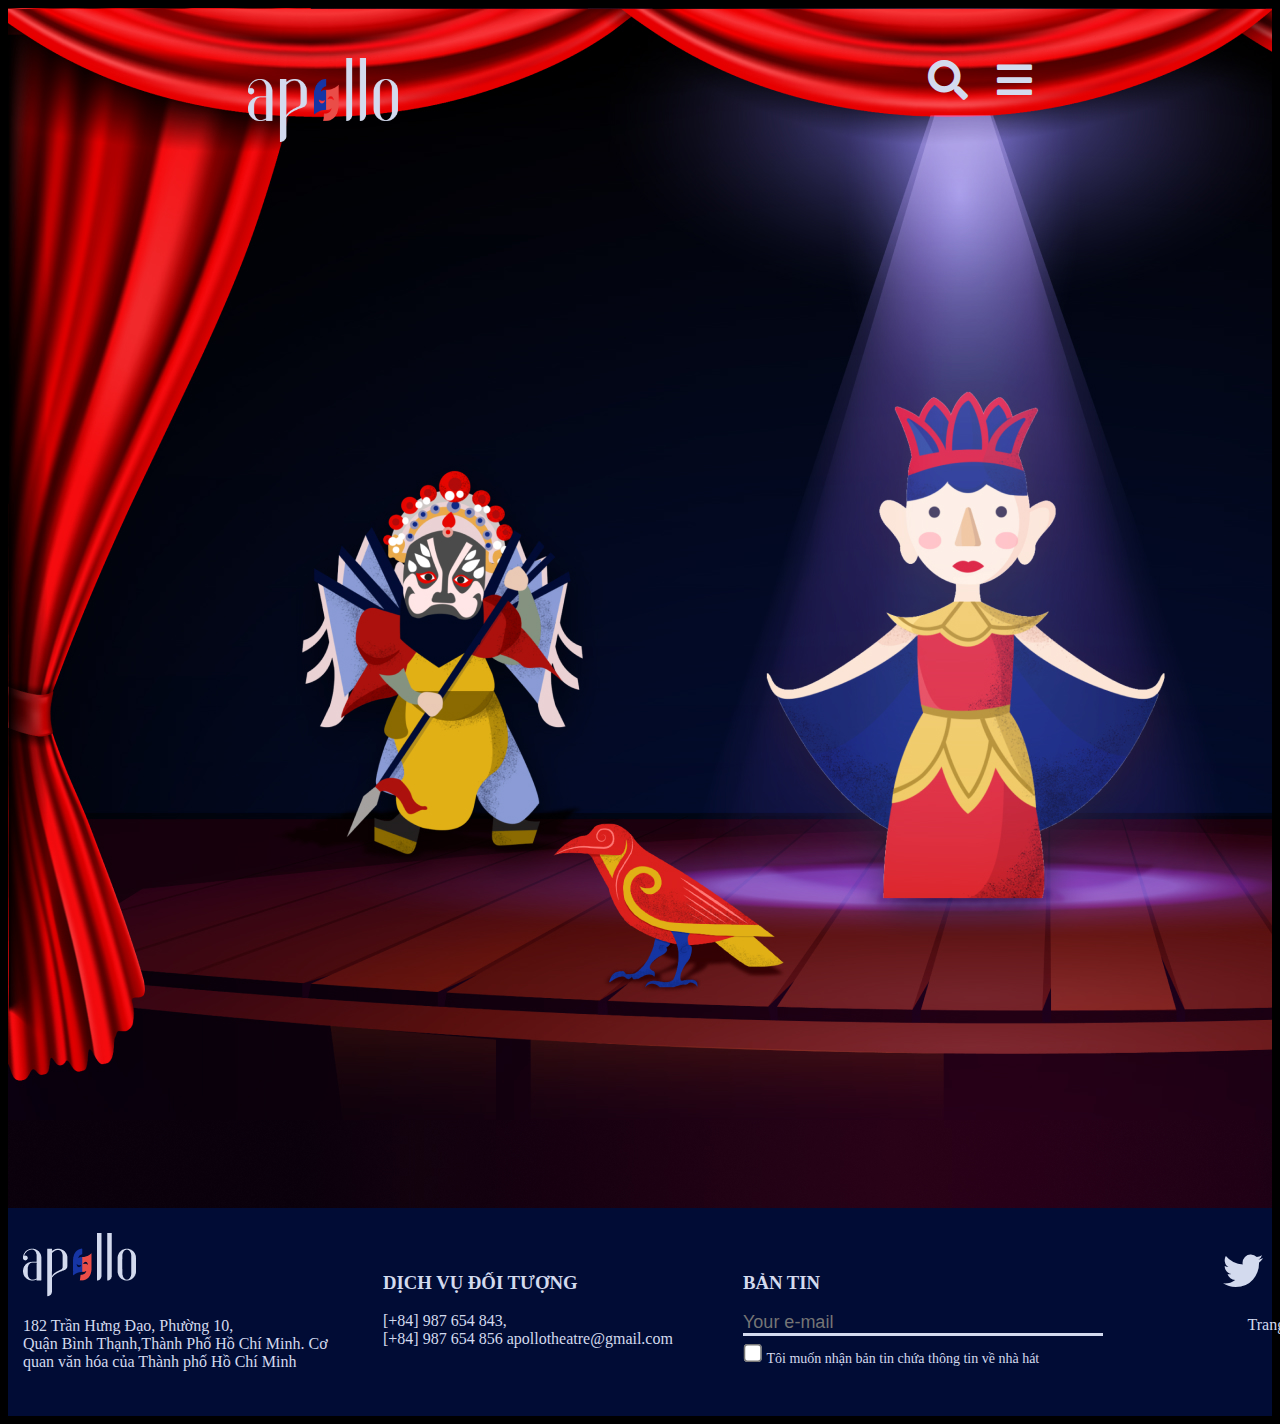
<file: index.html>
<!DOCTYPE html>
<html><!-- InstanceBegin template="/Templates/noidung.dwt" codeOutsideHTMLIsLocked="false" -->
<head>
<meta name="viewport" content="width=device-width, initial-scale=1" charset="UTF-8">
<!-- InstanceBeginEditable name="doctitle" -->
<title>apolotheater</title>
<!-- InstanceEndEditable -->
<link rel="stylesheet" href="css/mainstyle.css" type="text/css">
<link rel="stylesheet" href="css/thu%20vien%20luoi.css" type="text/css">
<link rel="stylesheet" href="css/hover.css" type="text/css">
<link rel="stylesheet" href="css/all.min.css" type="text/css">
<link href="img/logo0.png" rel="shortcut icon" type="image/x-icon">
<!-- InstanceBeginEditable name="head" -->
<!-- InstanceEndEditable -->
</head>
<body>
	
	
	<div id="myNav" class="overlay">
	
	<div class="wrap">
		<div class="menupage">
			<div class="header">
			<a href="index.html" class="logo"><img src="img/logo.png" ></a>
			<div class="menu icon">
				<a class="none" href="#" style="font-size:1.7vw">Chính sách</a>
				<a class="none" href="#" style="font-size:1.7vw">Thông báo</a> 
				<a href="#"><i class="fa fa-search" ></i></a> 
				<a onclick="closeNav()"><i class="fa fa-times"></i></a>
			</div>
		</div>
			<div class="container">
				<section class="sec1">
				<div class="row py-150">
					<div class="col-5 col-s-4 hvr-grow-shadow"><div class="box1"><a href="program.html" ><img src="img/chuongtrinh.png"><br>CHƯƠNG TRÌNH</a></div></div>
					<div class="col-5 col-s-4 hvr-grow-shadow"><div class="box1"><a href="#"><img src="img/lichsu.png"><br>LỊCH SỬ</a></div></div>
					<div class="col-2 col-s-4 hvr-grow-shadow"><div class="box1"><a href="#"><img src="img/Group_511.png"><br>VÉ</a></div></div>
					
				</div>
					<div class="row py-150">
					<div class="col-2 col-s-4 hvr-grow-shadow"><div class="box1"><a href="#"><img src="img/lich.png"><br>LỊCH</a></div></div>
					<div class="col-5 col-s-4 hvr-grow-shadow"><div class="box1"><a href="#"><img src="img/lienhe.png"><br>LIÊN HỆ</a></div></div>
					<div class="col-5 col-s-4 hvr-grow-shadow"><div class="box1"><a href="#"><img src="img/chungtoi.png"><br>VỀ CHÚNG TÔI</a></div></div>
					
				</div>
			  </section>
			</div>
		</div>
	  <div class="footer">
    <div class="container">
      <div class="row">
        <div class="col-3 col-s-4 col-ss-10"><a href="index.html"><img src="img/logo1.png"></a>
          <p>182 Trần Hưng Đạo, Phường 10, <br>
            Quận Bình Thạnh,Thành Phố Hồ Chí Minh. 
            Cơ quan văn hóa của 
            Thành phố Hồ Chí Minh</p>
        </div>
        <div class="col-3  col-s-4 col-ss-10 mx-20">
          <h3>DỊCH VỤ ĐỐI TƯỢNG</h3>
          <p>[+84] 987 654 843, <br>
            [+84] 987 654 856 
            apollotheatre@gmail.com</p>
        </div>
        <div class="col-4 col-s-4 col-ss-10 mx-20">
          <h3>BẢN TIN</h3>
          <input class="email" type="email" placeholder="Your e-mail" name="email" >
          <br>
          <input class="checkbox " type="checkbox"  name="agree" value="none">
          <label for="agree" style="font-size:14px">Tôi muốn nhận bản tin chứa thông tin về nhà hát</label>
			
        </div>
		  <div class="col-2 col-s-4 col-ss-7 ">
						<p class="d-flex justify-content-space-between icon">
				 <a href="#" class="hvr-grow-shadow"><i class="fab fa-twitter " ></i></a>
 				 <a href="#" class="hvr-grow-shadow"><i class="fab fa-facebook-f " ></i></a>
				<a href="#" class="hvr-grow-shadow"><i class="fab fa-instagram " ></i></a>
				</p>
				<p class="text-center mx-20" style="font-size:16px">Trang web của APOLLO</p></div>
      </div>
    </div>
  </div>
		
	</div>
	
	
	</div>
	
	
	
	
	
	
	
	
	<div class="wrap"><!-- InstanceBeginEditable name="main" -->
	 <div class="home">
		<div class="header">
			<a href="index.html" class="logo"><img src="img/logo.png" ></a>
			<div class="menu icon" >
				<a href="#"><i class="fa fa-search" ></i></a> 
				<a onclick="openNav()"><i class="fa fa-bars"></i></a>
				
			</div>
		</div>
		
			
		
		
	</div>
	<!-- InstanceEndEditable -->
	  <div class="footer">
    <div class="container">
      <div class="row">
        <div class="col-3 col-s-4 col-ss-10"><a href="index.html"><img src="img/logo1.png"></a>
          <p>182 Trần Hưng Đạo, Phường 10, <br>
            Quận Bình Thạnh,Thành Phố Hồ Chí Minh. 
            Cơ quan văn hóa của 
            Thành phố Hồ Chí Minh</p>
        </div>
        <div class="col-3  col-s-4 col-ss-10 mx-20">
          <h3>DỊCH VỤ ĐỐI TƯỢNG</h3>
          <p>[+84] 987 654 843, <br>
            [+84] 987 654 856 
            apollotheatre@gmail.com</p>
        </div>
        <div class="col-4 col-s-4 col-ss-10 mx-20">
          <h3>BẢN TIN</h3>
          <input class="email" type="email" placeholder="Your e-mail" name="email" >
          <br>
          <input class="checkbox " type="checkbox"  name="agree" value="none">
          <label for="agree" style="font-size:14px">Tôi muốn nhận bản tin chứa thông tin về nhà hát</label>
			
        </div>
		  <div class="col-2 col-s-4 col-ss-7 ">
						<p class="d-flex justify-content-space-between icon">
				 <a href="#" class="hvr-grow-shadow"><i class="fab fa-twitter " ></i></a>
 				 <a href="#" class="hvr-grow-shadow"><i class="fab fa-facebook-f " ></i></a>
				<a href="#" class="hvr-grow-shadow"><i class="fab fa-instagram " ></i></a>
				</p>
				<p class="text-center mx-20" style="font-size:16px">Trang web của APOLLO</p></div>
      </div>
    </div>
  </div>
</div>
	
	
	
	
<script>
function openNav() {
  document.getElementById("myNav").style.height = "100%";
}

function closeNav() {
  document.getElementById("myNav").style.height = "0%";
}
</script>
	
	
	
	
	
	
	
	
<script>
       
        function myFunction(id) {
            document.getElementById(id).classList.toggle("show");
        }
        
        var buttons = document.getElementsByClassName('dropbtn');
       
        var contents = document.getElementsByClassName('dropdown-content');
        
        for (var i = 0; i < buttons.length; i++) {
            buttons[i].addEventListener("click", function(){
             
                var id = this.value;
              
                for (var i = 0; i < contents.length; i++) {
                    contents[i].classList.remove("show");
                }
           
                myFunction(id);
            });
        }
       
        window.addEventListener("click", function(){
             if (!event.target.matches('.dropbtn')){
                for (var i = 0; i < contents.length; i++) {
                    contents[i].classList.remove("show");
                }
             }
        });
    </script>
</body>
<!-- InstanceEnd --></html>
</file>
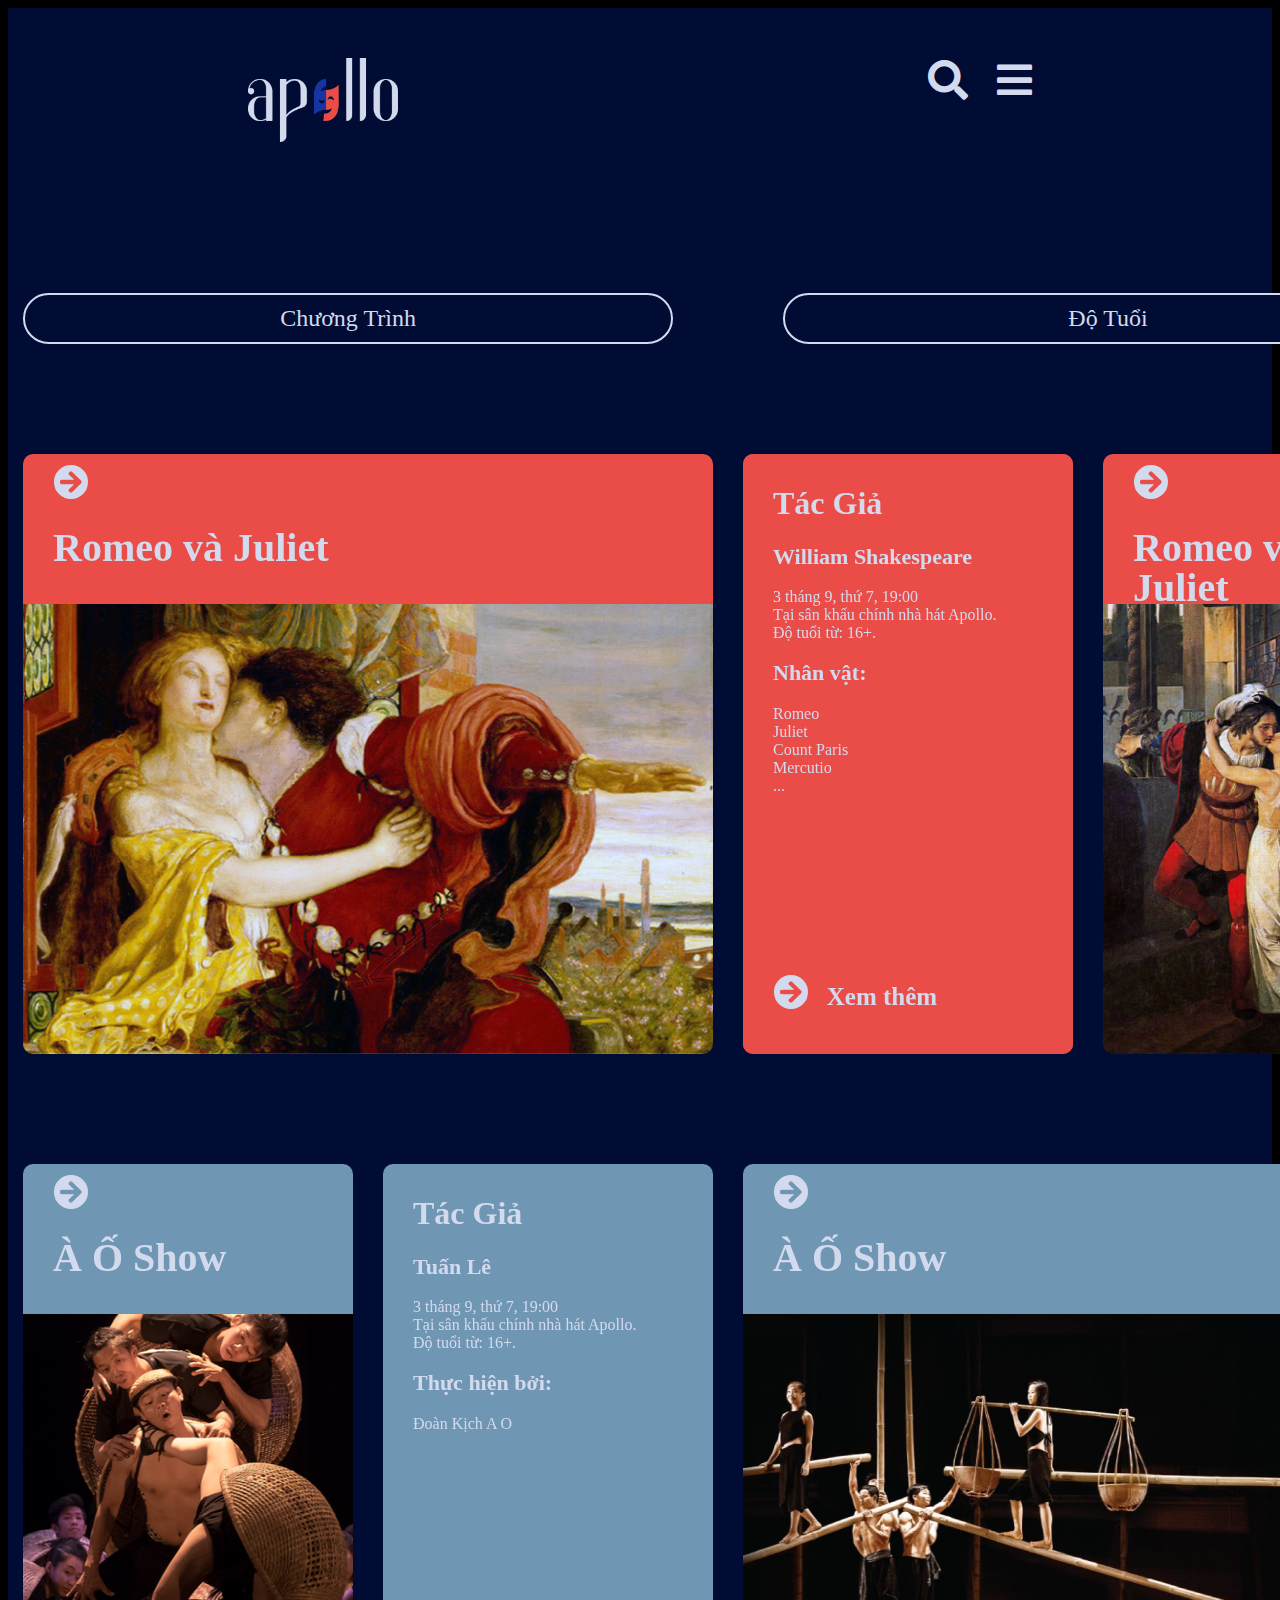
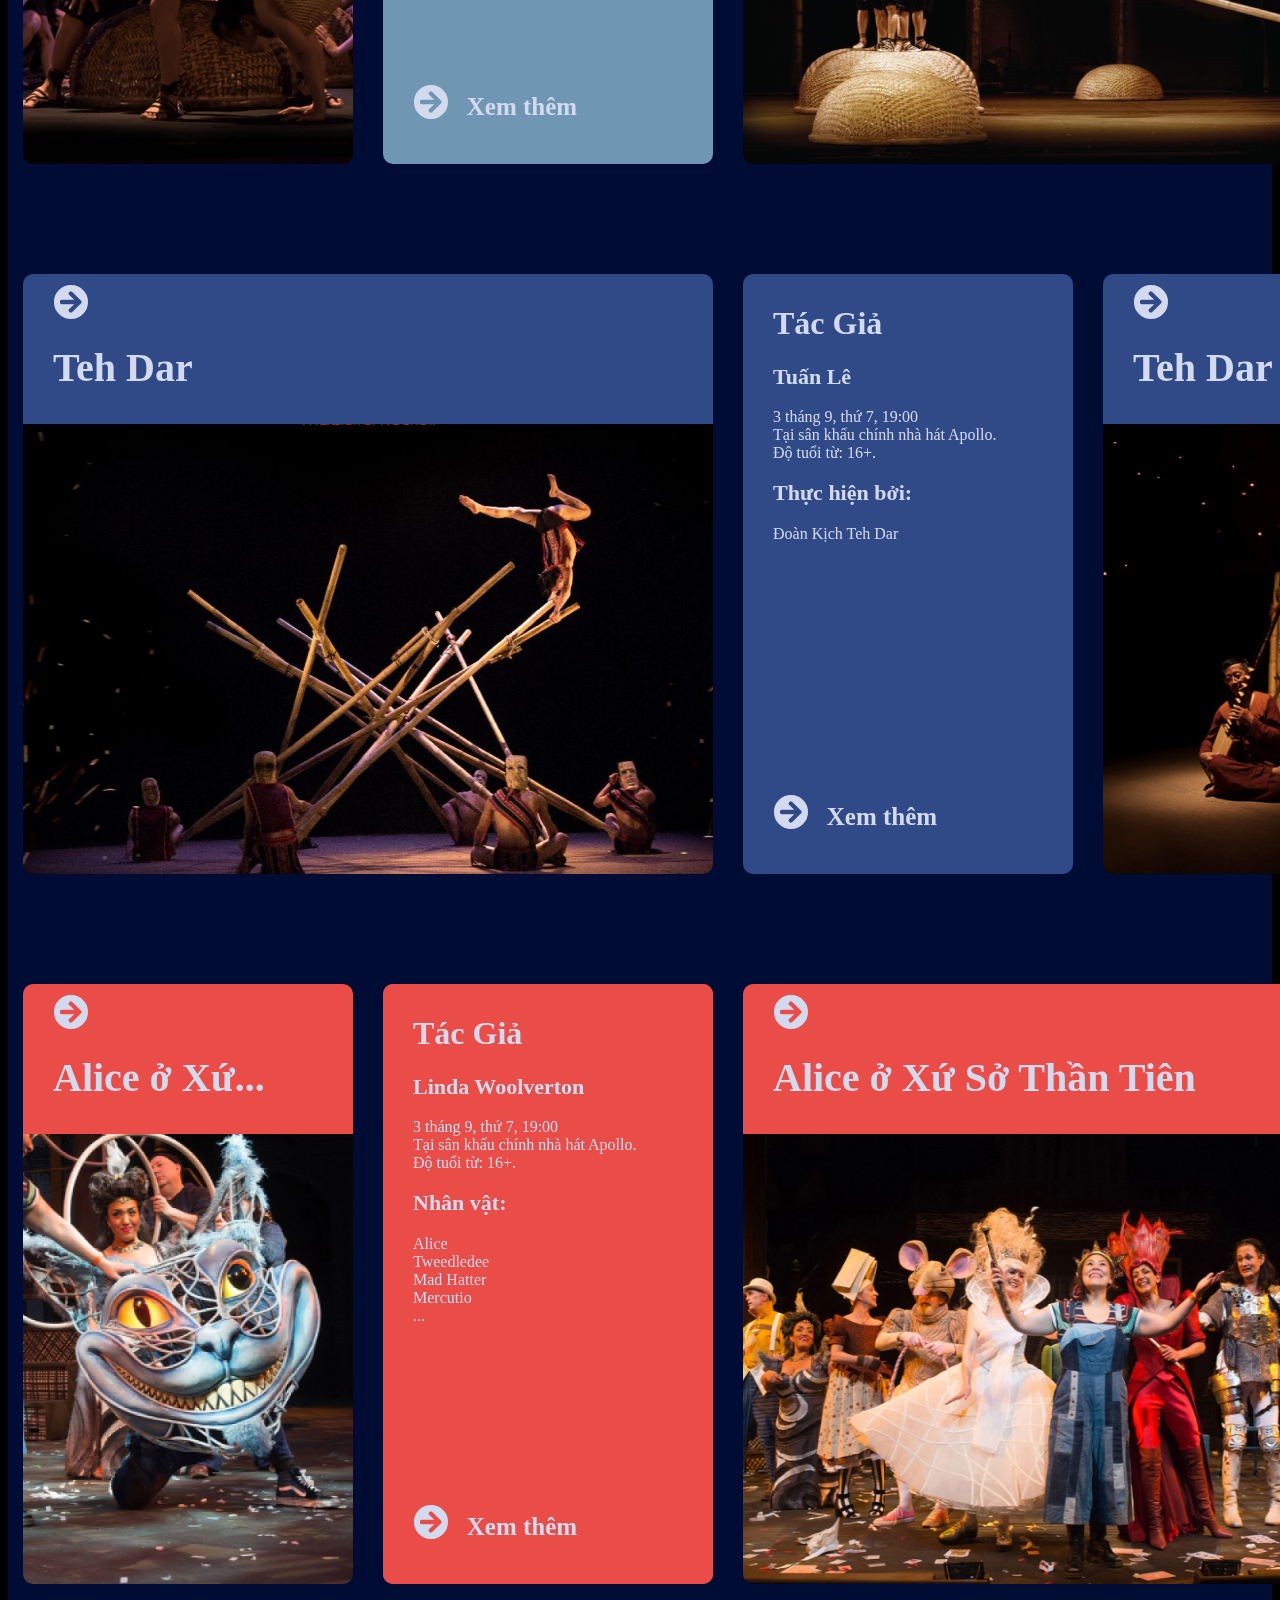
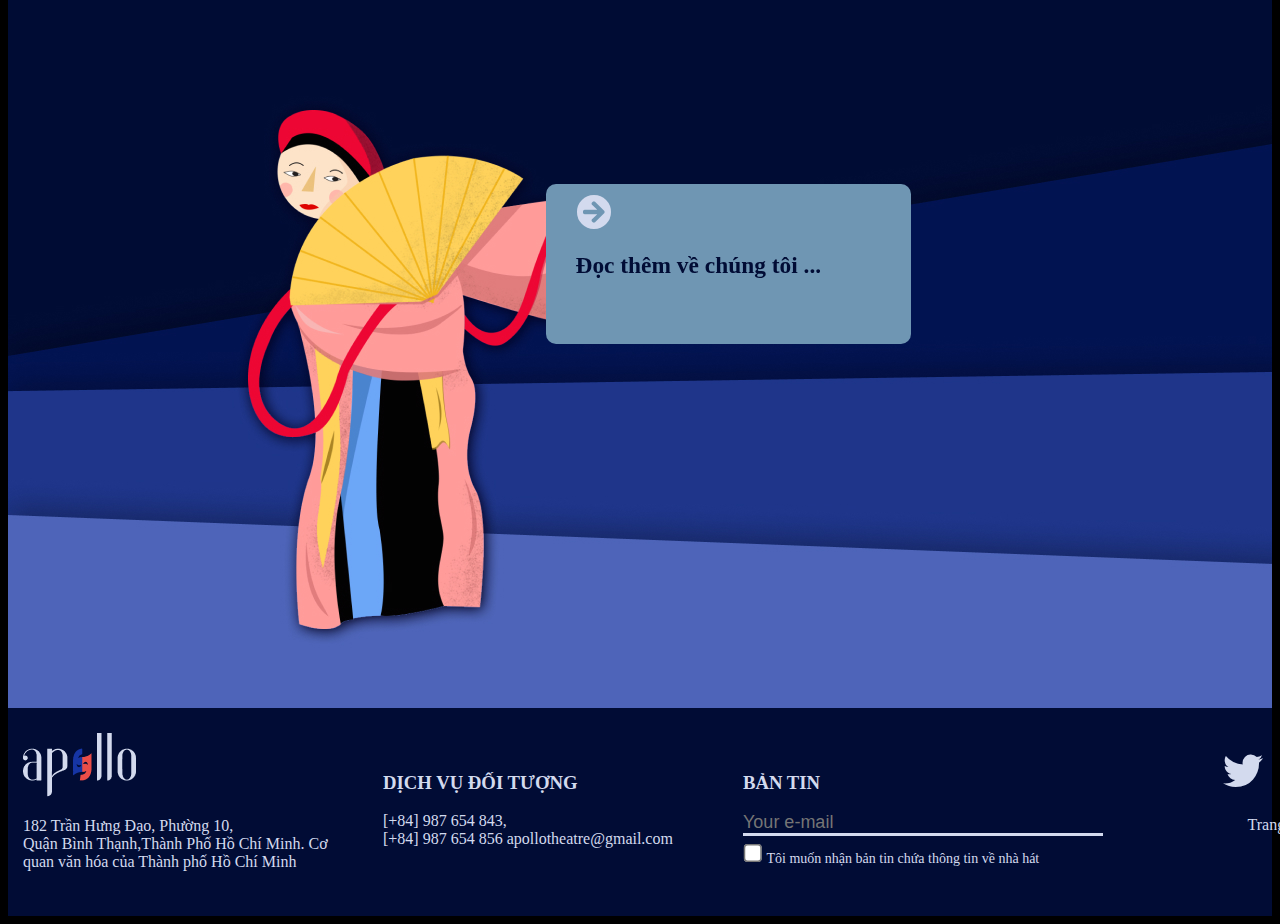
<file: program.html>
<!DOCTYPE html>
<html><!-- InstanceBegin template="/Templates/noidung.dwt" codeOutsideHTMLIsLocked="false" -->
<head>
<meta name="viewport" content="width=device-width, initial-scale=1" charset="UTF-8">
<!-- InstanceBeginEditable name="doctitle" -->
<title>apolotheater</title>
<!-- InstanceEndEditable -->
<link rel="stylesheet" href="css/mainstyle.css" type="text/css">
<link rel="stylesheet" href="css/thu%20vien%20luoi.css" type="text/css">
<link rel="stylesheet" href="css/hover.css" type="text/css">
<link rel="stylesheet" href="css/all.min.css" type="text/css">
<link href="img/logo0.png" rel="shortcut icon" type="image/x-icon">
<!-- InstanceBeginEditable name="head" -->
<!-- InstanceEndEditable -->
</head>
<body>
	
	
	<div id="myNav" class="overlay">
	
	<div class="wrap">
		<div class="menupage">
			<div class="header">
			<a href="index.html" class="logo"><img src="img/logo.png" ></a>
			<div class="menu icon">
				<a class="none" href="#" style="font-size:1.7vw">Chính sách</a>
				<a class="none" href="#" style="font-size:1.7vw">Thông báo</a> 
				<a href="#"><i class="fa fa-search" ></i></a> 
				<a onclick="closeNav()"><i class="fa fa-times"></i></a>
			</div>
		</div>
			<div class="container">
				<section class="sec1">
				<div class="row py-150">
					<div class="col-5 col-s-4 hvr-grow-shadow"><div class="box1"><a href="program.html" ><img src="img/chuongtrinh.png"><br>CHƯƠNG TRÌNH</a></div></div>
					<div class="col-5 col-s-4 hvr-grow-shadow"><div class="box1"><a href="#"><img src="img/lichsu.png"><br>LỊCH SỬ</a></div></div>
					<div class="col-2 col-s-4 hvr-grow-shadow"><div class="box1"><a href="#"><img src="img/Group_511.png"><br>VÉ</a></div></div>
					
				</div>
					<div class="row py-150">
					<div class="col-2 col-s-4 hvr-grow-shadow"><div class="box1"><a href="#"><img src="img/lich.png"><br>LỊCH</a></div></div>
					<div class="col-5 col-s-4 hvr-grow-shadow"><div class="box1"><a href="#"><img src="img/lienhe.png"><br>LIÊN HỆ</a></div></div>
					<div class="col-5 col-s-4 hvr-grow-shadow"><div class="box1"><a href="#"><img src="img/chungtoi.png"><br>VỀ CHÚNG TÔI</a></div></div>
					
				</div>
			  </section>
			</div>
		</div>
	  <div class="footer">
    <div class="container">
      <div class="row">
        <div class="col-3 col-s-4 col-ss-10"><a href="index.html"><img src="img/logo1.png"></a>
          <p>182 Trần Hưng Đạo, Phường 10, <br>
            Quận Bình Thạnh,Thành Phố Hồ Chí Minh. 
            Cơ quan văn hóa của 
            Thành phố Hồ Chí Minh</p>
        </div>
        <div class="col-3  col-s-4 col-ss-10 mx-20">
          <h3>DỊCH VỤ ĐỐI TƯỢNG</h3>
          <p>[+84] 987 654 843, <br>
            [+84] 987 654 856 
            apollotheatre@gmail.com</p>
        </div>
        <div class="col-4 col-s-4 col-ss-10 mx-20">
          <h3>BẢN TIN</h3>
          <input class="email" type="email" placeholder="Your e-mail" name="email" >
          <br>
          <input class="checkbox " type="checkbox"  name="agree" value="none">
          <label for="agree" style="font-size:14px">Tôi muốn nhận bản tin chứa thông tin về nhà hát</label>
			
        </div>
		  <div class="col-2 col-s-4 col-ss-7 ">
						<p class="d-flex justify-content-space-between icon">
				 <a href="#" class="hvr-grow-shadow"><i class="fab fa-twitter " ></i></a>
 				 <a href="#" class="hvr-grow-shadow"><i class="fab fa-facebook-f " ></i></a>
				<a href="#" class="hvr-grow-shadow"><i class="fab fa-instagram " ></i></a>
				</p>
				<p class="text-center mx-20" style="font-size:16px">Trang web của APOLLO</p></div>
      </div>
    </div>
  </div>
		
	</div>
	
	
	</div>
	
	
	
	
	
	
	
	
	<div class="wrap"><!-- InstanceBeginEditable name="main" -->
    <div class="programpage">
    <div class="header">
      <a href="index.html" class="logo"><img src="img/logo.png" ></a>
      <div class="menu icon"> 
		  <a href="#"><i class="fa fa-search" ></i></a> 
		  <a onclick="openNav()"><i class="fa fa-bars"></i></a>
	  </div>
    </div>
    <div class="container">
      <!--b?t ??u filter-->
      <section id="filter"  class="margin-top-170">
        <div class="row">
          <div class="col-6 col-s-6 col-ss-6">
            <div class="dropdown ">
              <button value="chươngtrinh" class="dropbtn">Chương Trình</button>
              <div id="chươngtrinh" class="dropdown-content"> <a href="#">Kịch nói</a> <a href="#">Hoà nhạc</a> <a href="#">Opera</a> <a href="#">Hài kịch</a> <a href="#">Kịch nói</a> </div>
            </div>
          </div>
          <div class="col-6 col-s-6 col-ss-6">
            <div class="dropdown float-right">
              <button value="dotuoi" class="dropbtn">Độ Tuổi</button>
              <div id="dotuoi" class="dropdown-content">
                <div class="row">
                  <div class="col-6 col-s-6"><a href="#">4+</a> <a href="#">6+</a> <a href="#">8+</a> <a href="#">10+</a> </div>
                  <div class="col-6 col-s-6"><a href="#">12+</a> <a href="#">14+</a> <a href="#">16+</a> <a href="#">18+</a> <a href="#">Người lớn</a> </div>
                </div>
              </div>
            </div>
          </div>
        </div>
      </section>
      <!--b?t ??u ch??ng trình-->
      <section>
        <!--b?t ??u ch??ng trình romeo-->
        <div class="row py-170">
          <div class="col-6 col-s-6">
            <card class="sec2 hvr-wobble-vertical ">
              <div class="box2 color2">
                <div class="text "><a href="programinfor.html">
                  <div class="icon1"><i class="fa fa-arrow-circle-right"></i></div>
                  <h1 >Romeo và Juliet</h1>
                  </a></div>
              </div>
              <img src="img/romeo.jpg"> </card>
          </div>
          <div class="col-3 col-s-3 col-ss-6">
            <card class="sec2 color2 hvr-wobble-vertical ">
              <div class="box3 color2">
                <div class="noidung ">
                  <h1>Tác Giả</h1>
                  <h2>William Shakespeare</h2>
                  <p>3 tháng 9, thứ 7, 19:00 <br>
                    Tại sân khấu chính nhà hát Apollo. <br>
                    Độ tuổi từ: 16+. </p>
                  <h2>Nhân vật: </h2>
                  <p> Romeo <br>
                    Juliet <br>
                    Count Paris <br>
                    Mercutio <br>
                    ...</p>
                </div>
                <div class="xemthem">
					<a href="programinfor.html" class="icon1">
						<i class="fa fa-arrow-circle-right" style="margin-right:10px"></i>
						<span class="xt" >Xem thêm</span>
					</a>
			    </div>
              </div>
            </card>
          </div>
          <div class="col-3 col-s-3 col-ss-6">
            <card class="sec2 hvr-wobble-vertical">
              <div class="box2 color2">
                <div class="text"><a href="programinfor.html">
                  <div class="icon1"><i class="fa fa-arrow-circle-right"></i></div>
                  <h1>Romeo và Juliet</h1>
                  </a></div>
              </div>
              <img src="img/Group_461 (4).jpg"> </card>
          </div>
        </div>
        <!--b?t ??u ch??ng trình à ? show-->
        <div class="row py-170">
          <div class="col-3 col-s-3 col-ss-6">
            <card class="sec2 hvr-wobble-vertical">
              <div class="box2 color3">
                <div class="text"><a href="programinfor.html">
                  <div class="icon1"><i class="fa fa-arrow-circle-right"></i></div>
                  <h1>À Ố Show</h1>
                  </a></div>
              </div>
              <img src="img/Group_461 (5).jpg"> </card>
          </div>
          <div class="col-3 col-s-3 col-ss-6">
            <card class="sec2 hvr-wobble-vertical">
              <div class="box3 color3">
                     <div class="noidung ">
                  <h1>Tác Giả</h1>
                  <h2>Tuấn Lê</h2>
                  <p>3 tháng 9, thứ 7, 19:00 <br>
                    Tại sân khấu chính nhà hát Apollo. <br>
                    Độ tuổi từ: 16+. </p>
                  <h2>Thực hiện bởi:  </h2>
                  <p> Đoàn Kịch A O</p>
                </div>
                <div class="xemthem">
					<a href="programinfor.html" class="icon1">
						<i class="fa fa-arrow-circle-right" style="margin-right:10px"></i>
						<span class="xt" >Xem thêm</span>
					</a>
			    </div>
              </div>
            </card>
          </div>
          <div class="col-6 col-s-6">
            <card class="sec2 hvr-wobble-vertical">
              <div class="box2 color3">
                <div class="text"><a href="programinfor.html">
                  <div class="icon1"><i class="fa fa-arrow-circle-right"></i></div>
                  <h1>À Ố Show</h1>
                  </a></div>
              </div>
              <img src="img/Group_461.jpg"> </card>
          </div>
        </div>
        <!--b?t ??u ch??ng trình Teh Dar-->
        <div class="row py-170">
          <div class="col-6 col-s-6 ">
            <card class="sec2 hvr-wobble-vertical">
              <div class="box2 color4">
                <div class="text"><a href="programinfor.html">
                  <div class="icon1"><i class="fa fa-arrow-circle-right"></i></div>
                  <h1>Teh Dar</h1>
                  </a></div>
              </div>
              <img src="img/Group_461 (2).jpg"> </card>
          </div>
          <div class="col-3 col-s-3 col-ss-6">
            <card class="sec2 hvr-wobble-vertical">
              <div class="box3 color4">
                      <div class="noidung ">
                  <h1>Tác Giả</h1>
                  <h2>Tuấn Lê</h2>
                  <p>3 tháng 9, thứ 7, 19:00 <br>
                    Tại sân khấu chính nhà hát Apollo. <br>
                    Độ tuổi từ: 16+. </p>
                  <h2>Thực hiện bởi:  </h2>
                  <p> Đoàn Kịch Teh Dar</p>
                </div>
                <div class="xemthem">
					<a href="programinfor.html" class="icon1">
						<i class="fa fa-arrow-circle-right" style="margin-right:10px"></i>
						<span class="xt" >Xem thêm</span>
					</a>
			    </div>
              </div>
            </card>
          </div>
          <div class="col-3 col-s-3 col-ss-6">
            <card class="sec2 hvr-wobble-vertical">
              <div class="box2 color4">
                <div class="text"><a href="programinfor.html">
                  <div class="icon1"><i class="fa fa-arrow-circle-right"></i></div>
                  <h1>Teh Dar</h1>
                  </a></div>
              </div>
              <img src="img/Group_461 (6).jpg"> </card>
          </div>
        </div>
        <!--b?t ??u ch??ng trình Alice ? X? S? Th?n Tiên-->
        <div class="row py-170">
          <div class="col-3 col-s-3 col-ss-6">
            <card class="sec2 hvr-wobble-vertical">
              <div class="box2 color2">
                <div class="text"><a href="programinfor.html">
                  <div class="icon1"><i class="fa fa-arrow-circle-right"></i></div>
                  <h1>Alice ở Xứ...</h1>
                  </a></div>
              </div>
              <img src="img/Group_461 (7).jpg"> </card>
          </div>
          <div class="col-3 col-s-3 col-ss-6">
            <card class="sec2 color2 hvr-wobble-vertical ">
              <div class="box3 color2">
                     <div class="noidung ">
                  <h1>Tác Giả</h1>
                  <h2>Linda Woolverton</h2>
                  <p>3 tháng 9, thứ 7, 19:00 <br>
                    Tại sân khấu chính nhà hát Apollo. <br>
                    Độ tuổi từ: 16+. </p>
                  <h2>Nhân vật: </h2>
                  <p> Alice <br>
                    Tweedledee<br>
                    Mad Hatter <br>
                    Mercutio <br>
                    ...</p>
                </div>
                <div class="xemthem">
					<a href="programinfor.html" class="icon1">
						<i class="fa fa-arrow-circle-right" style="margin-right:10px"></i>
						<span class="xt" >Xem thêm</span>
					</a>
			    </div>
              </div>
            </card>
          </div>
          <div class="col-6 col-s-6">
            <card class="sec2 hvr-wobble-vertical">
              <div class="box2 color2">
                <div class="text"><a href="programinfor.html">
                  <div class="icon1"><i class="fa fa-arrow-circle-right"></i></div>
                  <h1>Alice ở Xứ Sở Thần Tiên</h1>
                  </a></div>
              </div>
              <img src="img/Group_461 (3).jpg"> </card>
          </div>
        </div>
        <!--tìm hi?u thêm-->
        <card >
          <div class="row margin-top-170">
            <div class="col-12 col-s-12 hvr-wobble-vertical">
              <div class="box4 color3">
                <div class="text"><a href="#">
                  <div class="icon1 "><i class="fa fa-arrow-circle-right"></i></div>
                  <h3 class="color1">Đọc thêm về chúng tôi ... </h3>
                  </a></div>
              </div>
            </div>
          </div>
        </card>
      </section>
    </div>
  </div>
	<!-- InstanceEndEditable -->
	  <div class="footer">
    <div class="container">
      <div class="row">
        <div class="col-3 col-s-4 col-ss-10"><a href="index.html"><img src="img/logo1.png"></a>
          <p>182 Trần Hưng Đạo, Phường 10, <br>
            Quận Bình Thạnh,Thành Phố Hồ Chí Minh. 
            Cơ quan văn hóa của 
            Thành phố Hồ Chí Minh</p>
        </div>
        <div class="col-3  col-s-4 col-ss-10 mx-20">
          <h3>DỊCH VỤ ĐỐI TƯỢNG</h3>
          <p>[+84] 987 654 843, <br>
            [+84] 987 654 856 
            apollotheatre@gmail.com</p>
        </div>
        <div class="col-4 col-s-4 col-ss-10 mx-20">
          <h3>BẢN TIN</h3>
          <input class="email" type="email" placeholder="Your e-mail" name="email" >
          <br>
          <input class="checkbox " type="checkbox"  name="agree" value="none">
          <label for="agree" style="font-size:14px">Tôi muốn nhận bản tin chứa thông tin về nhà hát</label>
			
        </div>
		  <div class="col-2 col-s-4 col-ss-7 ">
						<p class="d-flex justify-content-space-between icon">
				 <a href="#" class="hvr-grow-shadow"><i class="fab fa-twitter " ></i></a>
 				 <a href="#" class="hvr-grow-shadow"><i class="fab fa-facebook-f " ></i></a>
				<a href="#" class="hvr-grow-shadow"><i class="fab fa-instagram " ></i></a>
				</p>
				<p class="text-center mx-20" style="font-size:16px">Trang web của APOLLO</p></div>
      </div>
    </div>
  </div>
</div>
	
	
	
	
<script>
function openNav() {
  document.getElementById("myNav").style.height = "100%";
}

function closeNav() {
  document.getElementById("myNav").style.height = "0%";
}
</script>
	
	
	
	
	
	
	
	
<script>
       
        function myFunction(id) {
            document.getElementById(id).classList.toggle("show");
        }
        
        var buttons = document.getElementsByClassName('dropbtn');
       
        var contents = document.getElementsByClassName('dropdown-content');
        
        for (var i = 0; i < buttons.length; i++) {
            buttons[i].addEventListener("click", function(){
             
                var id = this.value;
              
                for (var i = 0; i < contents.length; i++) {
                    contents[i].classList.remove("show");
                }
           
                myFunction(id);
            });
        }
       
        window.addEventListener("click", function(){
             if (!event.target.matches('.dropbtn')){
                for (var i = 0; i < contents.length; i++) {
                    contents[i].classList.remove("show");
                }
             }
        });
    </script>
</body>
<!-- InstanceEnd --></html>
</file>
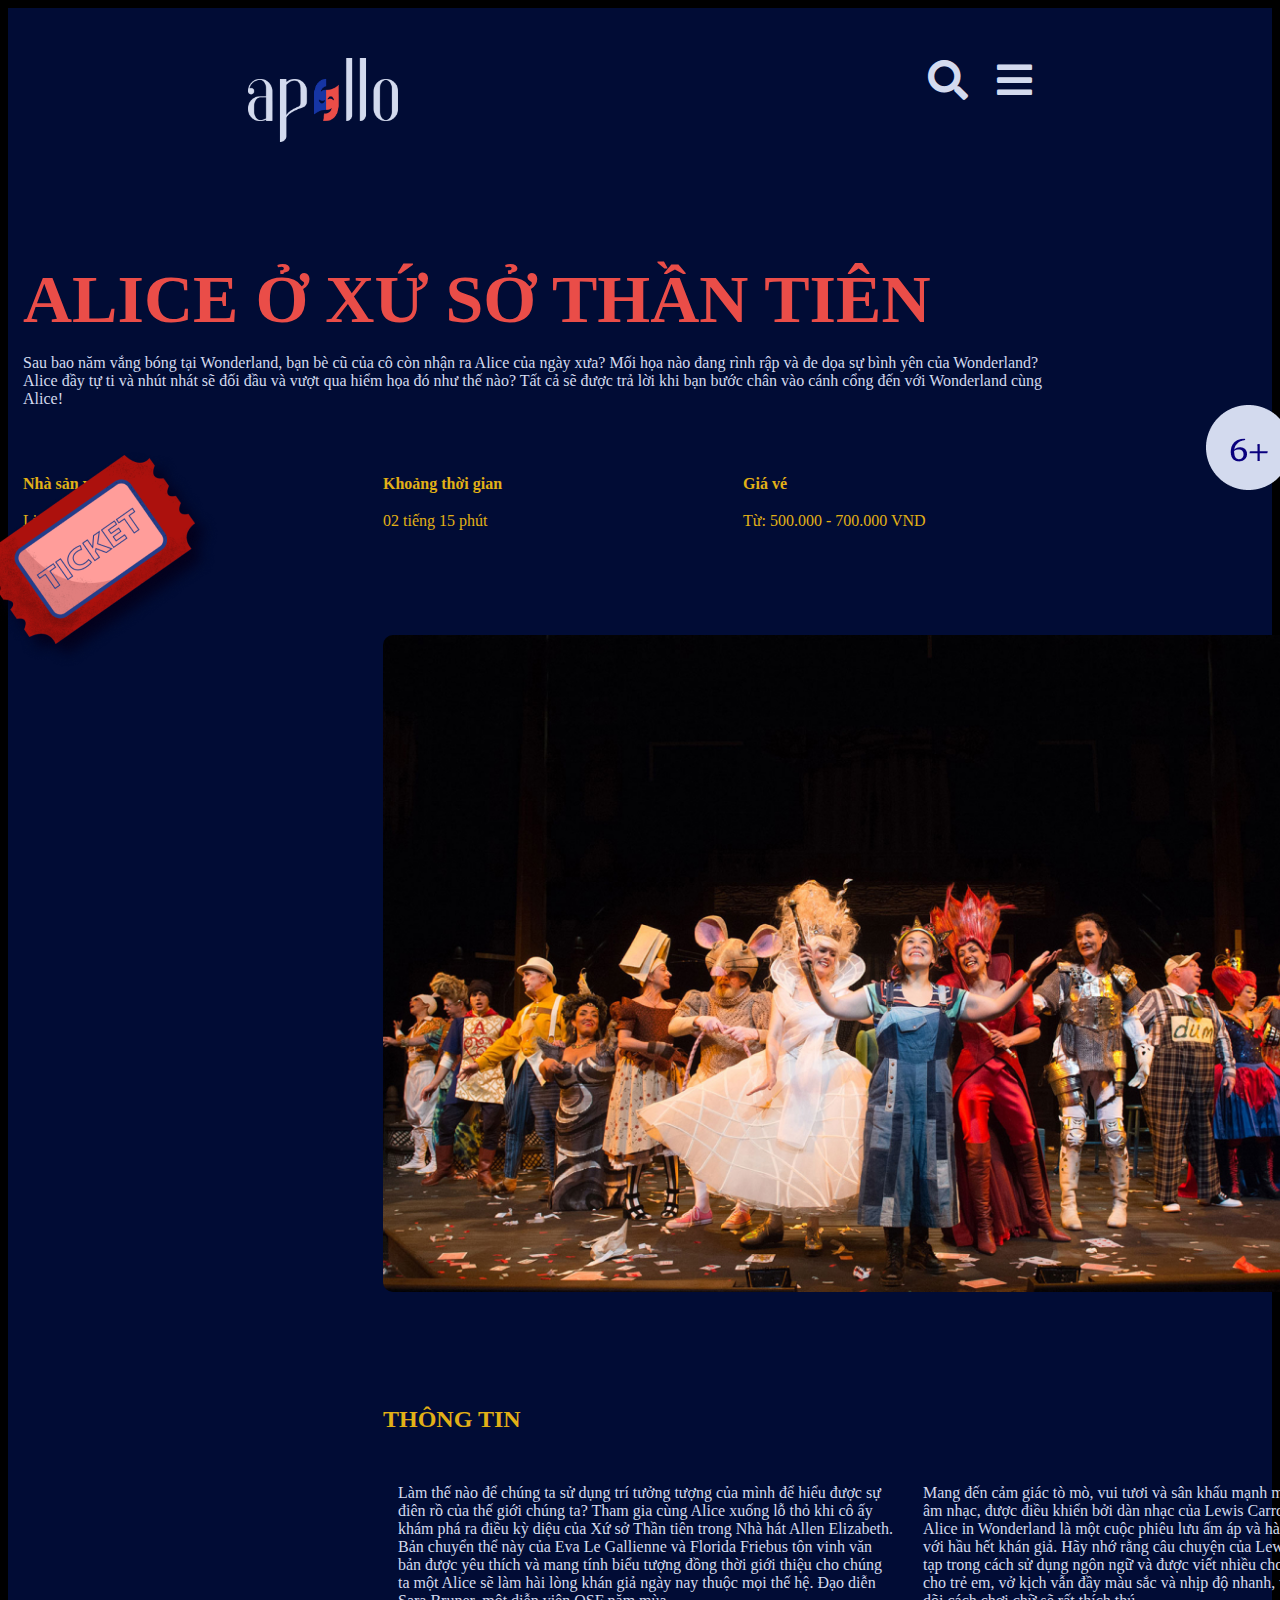
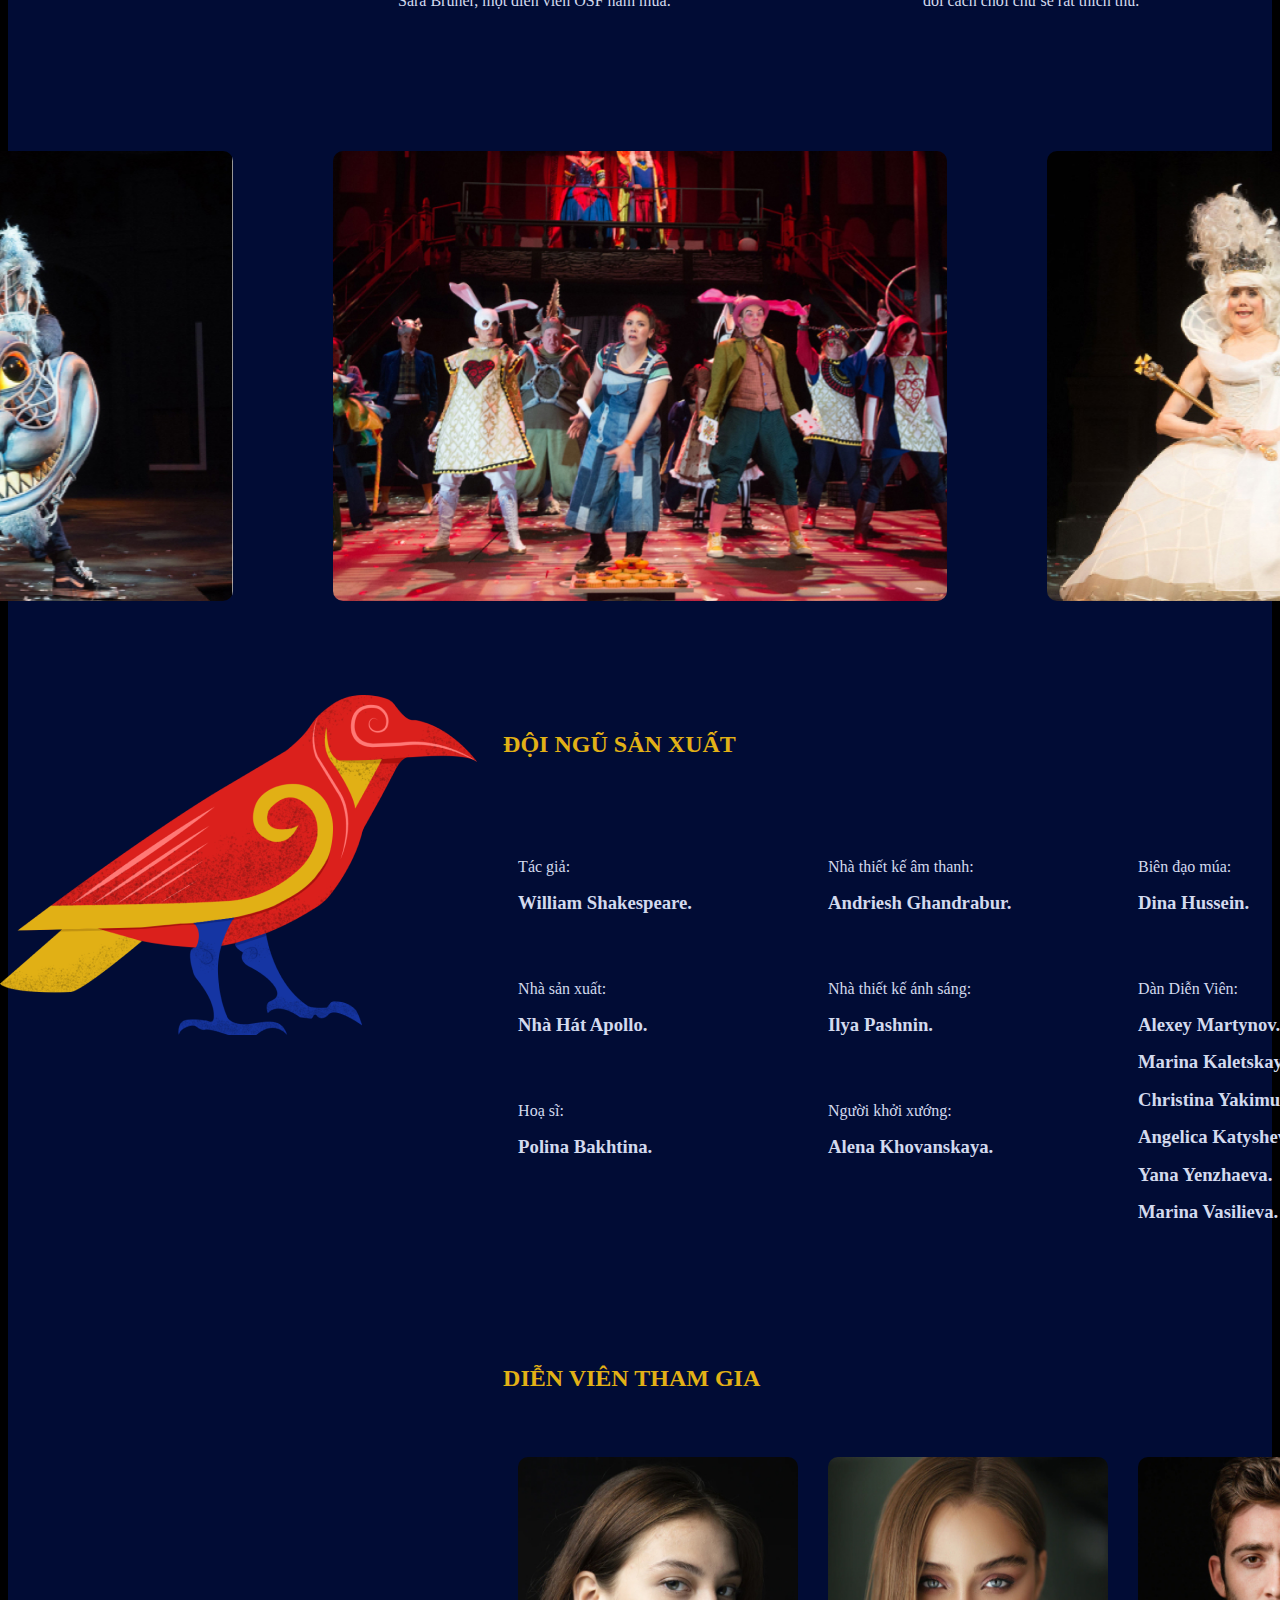
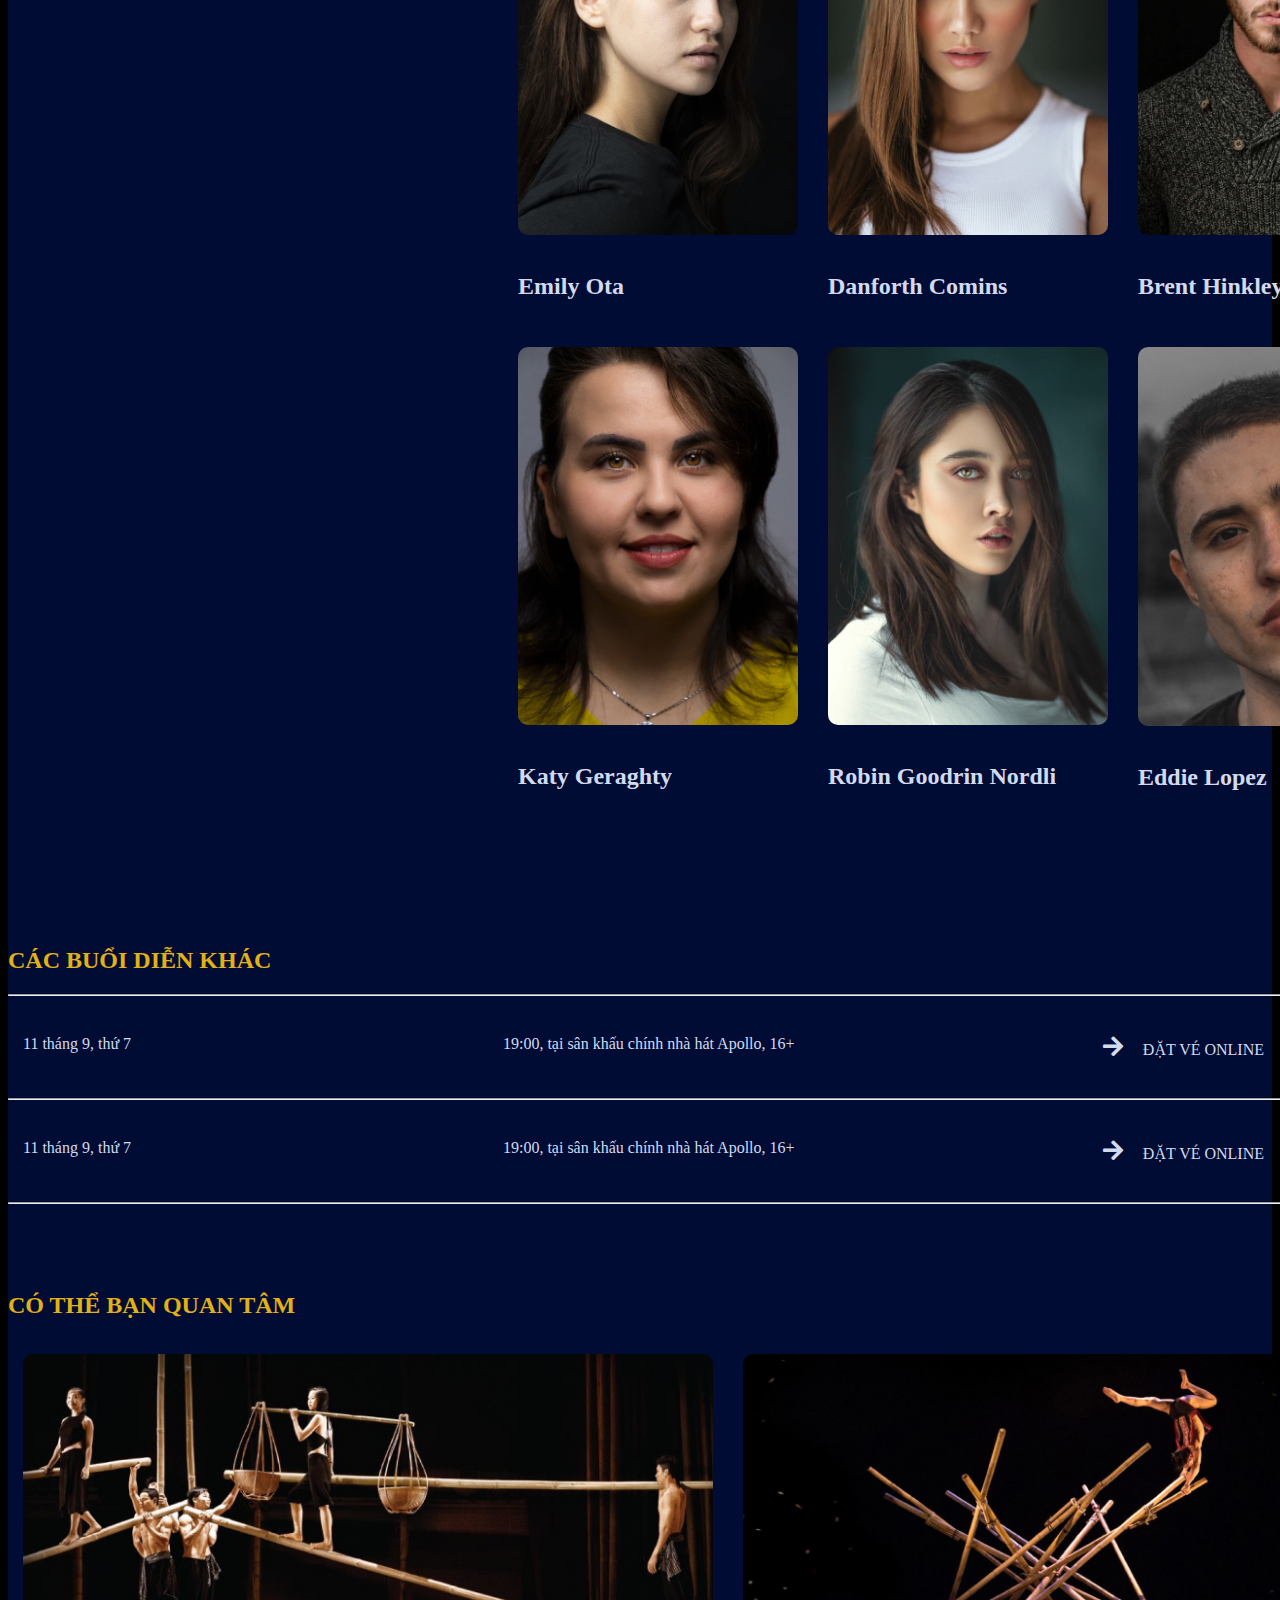
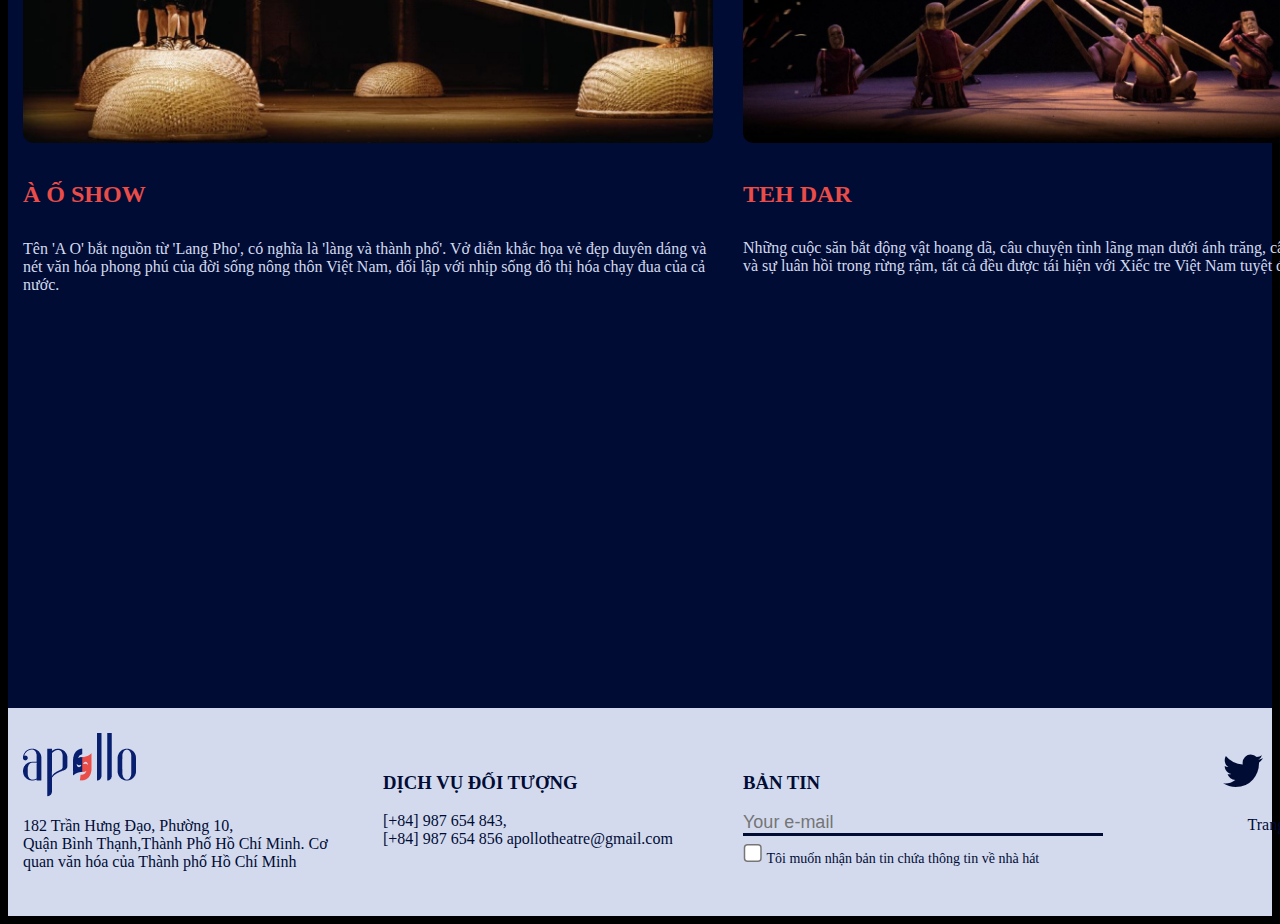
<file: programinfor.html>
<!DOCTYPE html>
<html><!-- InstanceBegin template="/Templates/footertrang.dwt" codeOutsideHTMLIsLocked="false" -->
<head>
<meta name="viewport" content="width=device-width, initial-scale=1" charset="UTF-8">
<!-- InstanceBeginEditable name="doctitle" -->
<title>apolotheater</title>
<!-- InstanceEndEditable -->
<link rel="stylesheet" href="css/mainstyle.css" type="text/css">
<link rel="stylesheet" href="css/thu%20vien%20luoi.css" type="text/css">
<link rel="stylesheet" href="css/hover.css" type="text/css">
<link rel="stylesheet" href="css/all.min.css" type="text/css">
<link href="img/logo0.png" rel="shortcut icon" type="image/x-icon">
<!-- InstanceBeginEditable name="head" -->
<!-- InstanceEndEditable -->
</head>
<body>
	
	
	<div id="myNav" class="overlay">
	
	<div class="wrap">
		<div class="menupage">
			<div class="header">
			<a href="index.html" class="logo"><img src="img/logo.png" ></a>
			<div class="menu icon">
				<a class="none" href="#" style="font-size:1.7vw">Chính sách</a>
				<a class="none" href="#" style="font-size:1.7vw">Thông báo</a>
				<a href="#"><i class="fa fa-search" ></i></a> 
				<a onclick="closeNav()"><i class="fa fa-times"></i></a>
			</div>
		</div>
			<div class="container">
				<section class="sec1">
				<div class="row py-150">
					<div class="col-5 col-s-4 hvr-grow-shadow"><div class="box1"><a href="program.html" ><img src="img/chuongtrinh.png"><br>CHƯƠNG TRÌNH</a></div></div>
					<div class="col-5 col-s-4 hvr-grow-shadow"><div class="box1"><a href="#"><img src="img/lichsu.png"><br>LỊCH SỬ</a></div></div>
					<div class="col-2 col-s-4 hvr-grow-shadow"><div class="box1"><a href="#"><img src="img/Group_511.png"><br>VÉ</a></div></div>
					
				</div>
					<div class="row py-150">
					<div class="col-2 col-s-4 hvr-grow-shadow"><div class="box1"><a href="#"><img src="img/lich.png"><br>LỊCH</a></div></div>
					<div class="col-5 col-s-4 hvr-grow-shadow"><div class="box1"><a href="#"><img src="img/lienhe.png"><br>LIÊN HỆ</a></div></div>
					<div class="col-5 col-s-4 hvr-grow-shadow"><div class="box1"><a href="#"><img src="img/chungtoi.png"><br>VỀ CHÚNG TÔI</a></div></div>
					
				</div>
			  </section>
			</div>
		</div>
	  <div class="footer">
    <div class="container">
      <div class="row">
        <div class="col-3 col-s-4 col-ss-10"><a href="index.html"><img src="img/logo1.png"></a>
          <p>182 Trần Hưng Đạo, Phường 10, <br>
            Quận Bình Thạnh,Thành Phố Hồ Chí Minh. 
            Cơ quan văn hóa của 
            Thành phố Hồ Chí Minh</p>
        </div>
        <div class="col-3  col-s-4 col-ss-10 mx-20">
          <h3>DỊCH VỤ ĐỐI TƯỢNG</h3>
          <p>[+84] 987 654 843, <br>
            [+84] 987 654 856 
            apollotheatre@gmail.com</p>
        </div>
        <div class="col-4 col-s-4 col-ss-10 mx-20">
          <h3>BẢN TIN</h3>
          <input class="email" type="email" placeholder="Your e-mail" name="email" >
          <br>
          <input class="checkbox " type="checkbox"  name="agree" value="none">
          <label for="agree" style="font-size:14px">Tôi muốn nhận bản tin chứa thông tin về nhà hát</label>
			
        </div>
		  <div class="col-2 col-s-4 col-ss-7 ">
						<p class="d-flex justify-content-space-between icon">
				 <a href="#" class="hvr-grow-shadow"><i class="fab fa-twitter " ></i></a>
 				 <a href="#" class="hvr-grow-shadow"><i class="fab fa-facebook-f " ></i></a>
				<a href="#" class="hvr-grow-shadow"><i class="fab fa-instagram " ></i></a>
				</p>
				<p class="text-center mx-20" style="font-size:16px">Trang web của APOLLO</p></div>
      </div>
    </div>
  </div>
		
	</div>
	
	
	</div>
	
	
	
	
	
	
	
	
	<div class="wrap">
<!-- InstanceBeginEditable name="noidung" -->
<div class="infor">
		   <div class="header">
      <a href="index.html" class="logo"><img src="img/logo.png" ></a>
      <div class="menu icon"> 
		  <a href="#"><i class="fa fa-search" ></i></a> 
		  <a onclick="openNav()"><i class="fa fa-bars"></i></a>
	  </div>
    </div>
		
	<!--bắt đầu infor-->
		
		<section class="sec margin-top-120">
			<div class="container">
			<div class="row">
				<div class="col-9 col-s-9 col-ss-12 boxtext1">
					<h1 class="color6">ALICE Ở XỨ SỞ THẦN TIÊN</h1>
					<p class="color">Sau bao năm vắng bóng tại Wonderland, bạn bè cũ của cô còn nhận ra Alice của ngày xưa? Mối họa nào đang rình rập và đe dọa sự bình yên của Wonderland? Alice đầy tự ti và nhút nhát sẽ đối đầu và vượt qua hiểm họa đó như thế nào? Tất cả sẽ được trả lời khi bạn bước chân vào cánh cổng đến với Wonderland cùng Alice!</p>
				</div>
				</div>
			<div class="row boxtext2 color5">
				<div class="col-3 col-s-3 col-ss-4"><h4>Nhà sản xuất</h4><p>Linda Woolverton</p></div>
				<div class="col-3 col-s-3 col-ss-4"><h4>Khoảng thời gian</h4><p>02 tiếng 15 phút</p></div>
				<div class="col-3 col-s-4 col-ss-4"><h4>Giá vé</h4><p>Từ: 500.000 - 700.000 VND</p></div>
				
			</div>
			</div>
			</section>
		
		<section class="sec3 margin-top-60">
			<div class="container">
				<div class="row"> 
					<div class="col-9 col-s-9 col-ss-12 float-right">
						
							<img src="img/Group_513.jpg">
						
					</div>
				</div>
			</div>
			
			
			
			
			
			
			</section>
		<section class="sec4 margin-top-60">
			<div class="container">
				<div class="row ">
					<div class="col-9 col-s-9  boxtext4 float-right">
						<h2 class="color5">THÔNG TIN</h2>
						<div class="row color">
							<div class="col-6 col-s-6 "><p>Làm thế nào để chúng ta sử dụng trí tưởng tượng của mình để hiểu được sự điên rồ của thế giới chúng ta? Tham gia cùng Alice xuống lỗ thỏ khi cô ấy khám phá ra điều kỳ diệu của Xứ sở Thần tiên trong Nhà hát Allen Elizabeth. 
Bản chuyển thể này của Eva Le Gallienne và Florida Friebus tôn vinh văn bản được yêu thích và mang tính biểu tượng đồng thời giới thiệu cho chúng ta một Alice sẽ làm hài lòng khán giả ngày nay thuộc mọi thế hệ. Đạo diễn Sara Bruner, một diễn viên OSF năm mùa.</p></div>
							<div class="col-6 col-s-6 "><p>Mang đến cảm giác tò mò, vui tươi và sân khấu mạnh mẽ cho lễ kỷ niệm đầy âm nhạc, được điều khiển bởi dàn nhạc của Lewis Carroll và Công ty OSF. 
Alice in Wonderland là một cuộc phiêu lưu ấm áp và hài hước nên phù hợp với hầu hết khán giả. Hãy nhớ rằng câu chuyện của Lewis Carroll rất phức tạp trong cách sử dụng ngôn ngữ và được viết nhiều cho người lớn cũng như cho trẻ em, vở kịch vẫn đầy màu sắc và nhịp độ nhanh, và trẻ em có thể theo dõi cách chơi chữ sẽ rất thích thú.</p></div>
						</div>
					</div>
				</div>
			</div>
		</section>
		<section class="sec5 margin-top-60">
			<div class="slide-sec5"></div>
				<span class="slider-span" id="slider-span1"></span>
				<span class="slider-span" id="slider-span2"></span>
				<span class="slider-span" id="slider-span3"></span>
				<div class="image-slider">
					<div class="slides-div" id="slide-1">
					<img src="img/Group 518.jpg" class="img" id="img1">
					<a href="#slider-span1" class="button" id="button-1"></a>
					</div>
					<div class="slides-div" id="slide-2">
					<img src="img/Group 514.jpg" class="img" id="img2">
					<a href="#slider-span2" class="button" id="button-2"></a>
					</div>
					<div class="slides-div" id="slide-3">
					<img src="img/Group 517.jpg" class="img" id="img3">
					<a href="#slider-span3" class="button" id="button-3"></a>
					</div>
				</div>	
		</section>
		
		<section class="sec6 margin-top-60">
			
			<div class="container">
			<div class="row ">
				<div class="col-8 col-s-9 col-ss-12 float-right ">
					<h2 class="color5">ĐỘI NGŨ SẢN XUẤT</h2>
					<div class="row color boxtext-6 ">
						<div class="col-4 col-s-4 col-ss-6">
							<p class="margin-top-50">Tác giả:</p>
							<h3>William Shakespeare.</h3>
							<p class="margin-top-50">Nhà sản xuất:</p>
							<h3>Nhà Hát Apollo.</h3>
							<p class="margin-top-50">Hoạ sĩ:</p>
							<h3>Polina Bakhtina.</h3>
						</div>
						<div class="col-4 col-s-4 col-ss-6">
							<p class="margin-top-50">Nhà thiết kế âm thanh:</p>
							<h3>Andriesh Ghandrabur.</h3>
							<p class="margin-top-50">Nhà thiết kế ánh sáng:</p>
							<h3>Ilya Pashnin.</h3>
							<p class="margin-top-50">Người khởi xướng:</p>
							<h3>Alena Khovanskaya.</h3>
						</div>
						<div class="col-4 col-s-4 col-ss-12 sec6-none">
							<p class="margin-top-50">Biên đạo múa:</p>
							<h3>Dina Hussein.</h3>
							<p class="margin-top-50">Dàn Diễn Viên:</p>
							<h3>Alexey Martynov.</h3>
							<h3>Marina Kaletskaya.</h3>
							<h3>Christina Yakimushkina.</h3>
							<h3>Angelica Katysheva.</h3>
							<h3>Yana Yenzhaeva.</h3>
							<h3>Marina Vasilieva.</h3>
							
						</div>
					</div>
				</div>
			</div>
			</div>
		</section>
		<section class="sec7 margin-top-60">
			<div class="container">
				<div class="row">
				<div class="col-8 col-s-9 col-ss-12 float-right">
					<h2 class="color5">DIỄN VIÊN THAM GIA</h2>
					<div class="row color margin-top-30">
						<div class="col-4 col-s-4 col-ss-4">
							<div class="nv ">
								<a><img src="img/Intersect-5.jpg" ><div class="nv-overlay"><p>Nhân vật: </p><h1 class="color5">Emily Ota</h1></div>
								<h4>Emily Ota</h4> </a></div>
							<div class="nv">
								<a><img src="img/Intersect-2.jpg" ><div class="nv-overlay"><p>Nhân vật: </p><h1 class="color5">Katy Geraghty</h1></div>
								<h4>Katy Geraghty</h4> </a></div>
						</div>
						<div class="col-4 col-s-4 col-ss-4">
						<div class="nv">
								<a><img src="img/Intersect-4.jpg" ><div class="nv-overlay"><p>Nhân vật: </p><h1 class="color5">Danforth Comins</h1></div>
								<h4>Danforth Comins</h4> </a></div>
							<div class="nv">
								<a><img src="img/Intersect-1.jpg" ><div class="nv-overlay"><p>Nhân vật: </p><h1 class="color5">Robin Goodrin Nordli</h1></div>
								<h4>Robin Goodrin Nordli</h4>  </a></div>
						</div>
						<div class="col-4 col-s-4 col-ss-4">
							<div class="nv">
								<a><img src="img/Intersect-3.jpg" ><div class="nv-overlay"><p>Nhân vật: </p><h1 class="color5">Brent Hinkley</h1></div>
								<h4>Brent Hinkley</h4>  </a></div>
							<div class="nv">
								<a><img src="img/Intersect.jpg" ><div class="nv-overlay"><p>Nhân vật: </p><h1 class="color5">Eddie Lopez</h1></div>
								<h4>Eddie Lopez</h4> </a></div>
						</div>
					</div>
				</div>
				</div>
			</div>
		</section>
		<section class="sec8 margin-top-60">
			<div class="container">
				<h2 class="color5">CÁC BUỔI DIỄN KHÁC</h2><hr>
				<div class="row color">
					<div class="col-4 col-s-3 col-ss-3"><p>11 tháng 9, thứ 7</p></div>
					<div class="col-5 col-s-5 col-ss-4"><p>19:00, tại sân khấu chính nhà hát Apollo, 16+</p></div>
					<div class="col-3 col-s-4 col-ss-5 dat"><p><i class="fa fa-arrow-right icon2"></i>ĐẶT VÉ ONLINE</p></div>
				</div><hr>
				<div class="row color">
					<div class="col-4 col-s-3 col-ss-3"><p>11 tháng 9, thứ 7</p></div>
					<div class="col-5 col-s-5 col-ss-4"><p>19:00, tại sân khấu chính nhà hát Apollo, 16+</p></div>
					<div class="col-3 col-s-4 col-ss-5 dat"><p><i class="fa fa-arrow-right icon2"></i>ĐẶT VÉ ONLINE</p></div>
				</div><hr>
			</div>
		</section>
		<section class="sec9 margin-top-60">
			<div class="container">
				<h2 class="color5">CÓ THỂ BẠN QUAN TÂM</h2>
				<div class="row">
					<div class="col-6 col-s-6 col-ss-12">
						<div class="qt">
								<a><img src="img/Rectangle 36.jpg" class=" sec9-img"><div class="qt-overlay"><h1 class="color5">À Ố Show</h1><p class="color">Công diễn 2013</p></div>
								<h4 class="color6">À Ố SHOW</h4> </a><p class="color">Tên 'A O' bắt nguồn từ 'Lang Pho', có nghĩa là 'làng và thành phố'. Vở diễn khắc họa vẻ đẹp duyên dáng và nét văn hóa phong phú của đời sống nông thôn Việt Nam, đối lập với nhịp sống đô thị hóa chạy đua của cả nước.</p></div>
				
					</div>
					<div class="col-6 col-s-6 col-ss-12">
						<div class="qt">
								<a><img src="img/Rectangle 37.jpg" class=" sec9-img"><div class="qt-overlay"><h1 class="color5">TEH DAR</h1><p class="color">Công diễn 2019</p></div>
								<h4 class="color6">TEH DAR</h4> </a><p class="color">Những cuộc săn bắt động vật hoang dã, câu chuyện tình lãng mạn dưới ánh trăng, câu chuyện về cái chết và sự luân hồi trong rừng rậm, tất cả đều được tái hiện với Xiếc tre Việt Nam tuyệt đẹp.</p></div>
				
					</div>
					
				</div>
			</div>
		</section>
		<div class="chim"><img src="img/Rectangle.png" ></div>
		<div class="plus float-right"><img src="img/Group_512.png"></div>
		<div class="ticket"><img src="img/Group_511.png"></div>
		
		
		
		
		
		
		
		
		
		
		
		</div>
<!-- InstanceEndEditable -->
<div class="footer4">
    <div class="container">
      <div class="row">
        <div class="col-3 col-s-4 col-ss-10"><a href="index.html"><img src="img/logo2.png"></a>
          <p>182 Trần Hưng Đạo, Phường 10, <br>
            Quận Bình Thạnh,Thành Phố Hồ Chí Minh. 
            Cơ quan văn hóa của 
            Thành phố Hồ Chí Minh</p>
        </div>
        <div class="col-3  col-s-4 col-ss-10 mx-20">
          <h3>DỊCH VỤ ĐỐI TƯỢNG</h3>
          <p>[+84] 987 654 843, <br>
            [+84] 987 654 856 
            apollotheatre@gmail.com</p>
        </div>
        <div class="col-4 col-s-4 col-ss-10 mx-20">
          <h3>BẢN TIN</h3>
          <input class="email4" type="search" placeholder="Your e-mail" name="email" >
          <br>
          <input class="checkbox " type="checkbox" name="agree" value="none">
          <label for="agree" style="font-size:14px">Tôi muốn nhận bản tin chứa thông tin về nhà hát</label>
			
        </div>
		  <div class="col-2 col-s-4 col-ss-7">
						<p class="d-flex justify-content-space-between icon4">
				 <a href="#" class="hvr-grow-shadow"><i class="fab fa-twitter " ></i></a>
 				 <a href="#" class="hvr-grow-shadow"><i class="fab fa-facebook-f " ></i></a>
				<a href="#" class="hvr-grow-shadow"><i class="fab fa-instagram " ></i></a>
				</p>
				<p class="text-center  mx-20" style="font-size:16px">Trang web của APOLLO</p></div>
      </div>
    </div>
  </div>
</div>
	
	
	
	
<script>
function openNav() {
  document.getElementById("myNav").style.height = "100%";
}

function closeNav() {
  document.getElementById("myNav").style.height = "0%";
}
</script>
	
	
	
	
	
	
	
	
<script>
       
        function myFunction(id) {
            document.getElementById(id).classList.toggle("show");
        }
        
        var buttons = document.getElementsByClassName('dropbtn');
       
        var contents = document.getElementsByClassName('dropdown-content');
        
        for (var i = 0; i < buttons.length; i++) {
            buttons[i].addEventListener("click", function(){
             
                var id = this.value;
              
                for (var i = 0; i < contents.length; i++) {
                    contents[i].classList.remove("show");
                }
           
                myFunction(id);
            });
        }
       
        window.addEventListener("click", function(){
             if (!event.target.matches('.dropbtn')){
                for (var i = 0; i < contents.length; i++) {
                    contents[i].classList.remove("show");
                }
             }
        });
    </script>
</body>
<!-- InstanceEnd --></html>
</file>
<file: css/mainstyle.css>
@charset "UTF-8";
/* CSS Document */
*{magin:0; padding:0}
html{scroll-behavior: smooth}
body{;font-family: 'Hahmlet', serif;
background-color:#000000}
.wrap{
	max-width: 1920px;
	height:auto
}
.home{
	background-image:url("../img/home.jpg");
	width:100%;
	height:1200px;
	background-size: cover;
	background-repeat:no-repeat;

}
.header{
	/*background-color: bisque;*/
	margin:0 190px;
	padding:50px;
}
.logo img{
	width:150px;
	height:100%;
	float:left;
}
.menu{
	float:right;
}
.menu a{
	color:#D3DAEE;
	margin-left:25px;
	font-size:24px;
	font-weight:normal;
	text-decoration: none;
}
.menu a:hover{
	color:#E2B116;	
}
.container{
	width:1440px;
	margin:0 auto;
}




/*trang menu*/
.menupage{
	background-image:url( "../img/Group_459.jpg");
	width:100%;
	height:964px;
	background-size: cover;
	background-repeat:no-repeat;

}

.sec1{
	width:100%;
	margin:100px 0;
}

.box1{
	text-align: center;
	
}
.box1 img{
	width:auto;
	height:121px;
}
.box1 a{
	font-size:36px;
	color:#D3DAEE;
	font-weight:normal;
	text-decoration: none;
	line-height: 2;
}
.box1 a:hover{
	color:#E2B116;
}


/*trang chương trình*/
.programpage{
	background-image:url( "../img/Group_460.jpg");
	width:100%;
	height:3900px;
	background-size: cover;
	background-repeat:no-repeat;

}
.box4:hover{background-color:#E2B116 }
.sec2{
	width:100%;
	height:600px;
	border-radius:10px ;
	padding:10px auto;
	
	
}
.sec2 img{
	width:100%;
	height:450px;
	border-radius: 0 0 10px 10px;
	
	
}
.sec2:hover{opacity:0.8}
.box2{
	width:100%;
	height:150px;
	border-radius:10px 10px 0 0;
}
.box3{
	width:100%;
	height:600px;
	border-radius:10px;
	color:#D3DAEE
}
.box4{
	width:365px;
	height:160px;
	border-radius:10px;
	margin:0 auto;
}
.box4:hover{opacity:0.8}
.text{
/*	background-color:aqua;*/
	padding:10px 30px;
	
}
.text a{
	text-decoration:none;
	color:#D3DAEE;
	font-size:20px;
	line-height:1;
}
.text a:hover{color:#E2B116}

.noidung{
	width:100%;
	height:80%;
	padding:10px 0 0 30px;
}
.noidung h1{font-size:32px }
.noidung h2{font-size:22px }

.xemthem{
	width:100%;
	height:20%;
	padding:0 30px;
	margin:40px 0 0;
}
.xt{font-size:25px; font-weight:bold}
.xemthem a{
	text-decoration:none;
}
.xemthem a:hover{color:#E2B116}
.icon1{
	color:#D3DAEE;
	font-size: 35px;
}
.icon1:hover{color:#E2B116}




.dropbtn {
  background-color:#010C35;
  width:650px;
  color: #D3DAEE;
  padding: 10px;
  font-size: 24px;
  border:2px solid #D3DAEE;
  border-radius:35px; 
  cursor:pointer;
	font-family: 'Hahmlet', serif;

}

.dropbtn:hover{background-color:#E2B116; color:#010C35} 
.dropbtn:focus {
  background-color: #010C35;
border:2px solid #D3DAEE;
  border-radius:35px 35px 0 0 ;
}

.dropdown {
  position: relative;
  display: inline-block;
}


.dropdown-content {
  display: none;
  position: absolute;
  background-color: #D3DAEE;
  min-width: 650px;
  z-index: 1;
  border-radius: 0 0 25px 25px  ;
}

.dropdown-content a {
	font-size: 24px;
  color: #010C35;
  padding: 12px 16px;
  text-decoration: none;
  display: block;
}

.dropdown a:hover {
	color:#E2B116;
	text-decoration: underline;
	 border-radius: 0 0 25px 25px
}

.show {display: block;}





/*trang infor*/
.infor{
	width:100%;
	height:5500px;
	background-color:#010C35;
	
}
.sec3 img{
	width:100%;
	border-radius:10px ;
}

.ticket{
	position:absolute;
	top:50vh;
	left:-20px;
	position:fixed;
}

.boxtext1 h1{
	font-size: 68px;
	line-height:0.3;
}

.boxtext2{
	line-height:1}
.boxtext-6{line-height:1}
.boxtext2 h4:hover{text-decoration: underline}
.boxtext4 h2:hover{text-decoration: underline;}
.sec6 h2:hover{text-decoration: underline;}
.sec6 h3:hover{text-decoration: underline;}
.sec7 h2:hover{text-decoration: underline;}
.sec8 h2:hover{text-decoration: underline;}
.sec9 h2:hover{text-decoration: underline;}

.plus{
	position:absolute;
	top:45vh;
	right:0px;
}
.chim{
	position:absolute;
	top:255vh;
	left:0px;
}




.nv{
	position: relative;
  width: 100%;
  height: 490px;
}
.nv a{font-size:24px}
.sec7 img{
	width:100%;
	height:auto;
	border-radius:10px 10px;
}
.nv-overlay{
	  position: absolute; 
  bottom: 80px; 
opacity:0.9;
 transition: .5s ease;
  opacity:0;
  font-size: 20px;
  padding: 20px;
	line-height:1
}
.nv:hover .nv-overlay {
  opacity: 1;
}
.sec7 img:hover{border:5px solid  #081E6E;
  opacity: 0.6;
}
.nv a:hover{text-decoration: underline;
}


.icon2{width:40px;
	font-size: 23px;
}
.dat:hover{color:#E2B116;text-decoration: underline}




.qt{
	position: relative;
  width: 100%;
  height: 490px;
}
.qt a{font-size:24px}
.sec9 img{
	width:100%;
	height:auto;
	border-radius:10px 10px;
}
.qt-overlay{
	  position: absolute; 
  bottom: 70px; 
 /* Black see-through */
opacity:0.9;
 transition: .5s ease;
  opacity:0;
  font-size: 20px;
  padding: 20px;
}
.qt:hover .qt-overlay {
  opacity: 1;
}
.sec9 img:hover{border:5px solid  #081E6E;
  opacity: 0.6;
}
.qt a:hover{text-decoration: underline;
}





.sec5{
	padding:0;
	margin:0;
	width:100%;
	height:auto;
	display:flex;
	align-items: center;
	overflow:hidden;
}
.slide-sec5{
	width:100%;
	height:520px;
	display:flex;
	align-items: center;
	overflow:hidden;
}
.image-slider{
	width:100%;
	heidht:520px;
	position:absolute;
	left:0;
 	display:flex;
	justify-content: center;
	align-items: center;
	transition: .7s;
	
}
.slides-div{
	display:flex;
	justify-content: center;
	align-items: center;
	margin: 0 50px;
}
.img{
	position:relative;
	width:614px;
	height:450px;
	transition: .5s;
	border-radius: 10px;
}
.button{
	position:absolute;
	width:614px;
	height:450px;
	transition: .5s;
	border-radius: 10px;
}


#slider-span1:target ~ .image-slider #img1,
#slider-span1:target ~ .image-slider #button-1{
	 width:710px;
	height:520px;

}
#slider-span2:target ~ .image-slider #img2,
#slider-span2:target ~ .image-slider #button-2{
	 width:710px;
	height:520px;
}
#slider-span3:target ~ .image-slider #img3,
#slider-span3:target ~ .image-slider #button-3{
	 width:710px;
	height:520px;

}

/*image position*/
#slider-span1:target ~ .image-slider {left:45%;}

#slider-span3:target ~ .image-slider {left:-45%;}






/* trang footer xanh*/
.footer{
	color:#D3DAEE;
	background-color:#010C35;
	padding:10px 0;
	font-size: 16px;
	
}


.email{background-color:#010C35;
 color:#D3DAEE;
boder:none}
.checkbox{margin:5px 0px}
input[type="checkbox"] {
    zoom:1.5 ;
}
input[type="email"] {
    width:360px;
  box-sizing: border-box;
  border: none;
  border-bottom: 3px solid #D3DAEE;
	font-size:18px;
	
}

.icon a{font-size:40px; color:#D3DAEE;}
.icon a:hover{color:#E2B116}







/* trang footer trắng*/
.footer4{
	color:#010C35;
	background-color:#D3DAEE;
	padding:10px 0;
	font-size: 16px;
	
}


.email4{background-color:#D3DAEE;
 color:#010C35;
boder:none}

input[type="search"] {
    width:360px;
  box-sizing: border-box;
  border: none;
  border-bottom: 3px solid #010C35;
	font-size:18px;
	
}

.icon4 a{font-size:40px; color:#010C35;}
.icon4 a:hover{color:#E2B116}





/*slide down menu*/



.overlay {
  height: 0%;
  width: 100%;
  position: fixed;
  z-index: 1;
  top: 0;
  left: 0;
  background-color: #000000;
  overflow-y: hidden;
  transition: 0.5s;
}




@media screen and (max-height: 1200px) {
  .overlay {overflow-y: auto;}
}





@media only screen and (max-width:1024px) {
  /* For tablets: */
 .wrap{
	max-width:834px;
	height:auto}
.home{
	background-image: url("../img/Group_501.jpg");
	width:100%;
	height:856px;}
.header{
	margin:35px 20px;
	padding:30px}
.logo img{
	width:100px;
	height:100%;}
.container{
	width:794px}
	/*trang menu*/
.sec1{
	margin:100px 0;}
.menupage{
	background-image:url( "../img/Group_502.jpg");
	width:100%;
	height:866px;}
.box1 img{
	width:auto;
	height:93px;
	text-align: center}
.box1 a{
	font-size:20px;
	line-height:3;
	}
	/*footer xanh*/
.footer{
	font-size: 14px;
	}
.footer img{width:100px}
input[type="email"] {
    width:220px;
  	border-bottom: 2px solid #D3DAEE;
	font-size:14px;}
.icon a{
	font-size:30px;}
	
/* trang footer trắng*/
.footer4{
	font-size: 14px;}
.footer4 img{width:100px}

input[type="search"] {
	width:220px;
  	border-bottom: 2px solid #D3DAEE;
	font-size:14px;}

.icon4 a{font-size:30px;}





	
	
	
	/*trang chương trình*/
.programpage{
	background-image:url( "../img/Group_503.jpg");
	width:100%;
	height:1990px;}

.dropbtn {
  	width:370px;
  	padding: 10px;
  	font-size: 16px; }
.dropbtn:focus {
  border-radius:25px 25px 0 0 ;
}
.dropdown-content {
  	min-width: 370px;}	
.dropdown-content a {
	font-size: 16px;}
.sec2{
	width:100%;
	height:310px;}
.sec2 img{
	width:100%;
	height:232px;}
.box2{
	width:100%;
	height:78px;
    flex-direction:row;}
.box3{
	width:100%;
	height:310px;}
.box4{
	width:200px;
	height:80px;
	padding:10px 25px;}
.text{
	padding:20px 10px;}
.text a	{font-size:12px;}
.text h1,h3{margin-top:0px}

.noidung{
	padding:15px;}
.noidung h1{font-size:18px }
.noidung h2{font-size:12px }
.noidung p{font-size:9px }


.xemthem{
	padding:0 15px;
	margin:20px 0 0;}
.xt{font-size: 14px;}

.icon1{
	font-size: 20px;
	float:left;
	margin-right: 10px;}
	
	/*trang infor*/
.infor{
	width:100%;
	height:4500px;
	background-color:#010C35;
	
}

.ticket img{
	
	width:120px;
	height:auto;}


.boxtext1 h1{
	font-size: 36px;}

.boxtext-6{line-height:1.5}

.plus{
	position:absolute;
	top:40vh;
	right:0px;}
.chim{
	top:190vh;
	left:0px;}
.chim img{
	width:225px;
	height:auto;}




.nv{
	position: relative;
  width: 100%;
  height: 300px;}
.nv a{font-size:16px}
.nv-overlay{
top:35px;
opacity:0.9;
 transition: .5s ease;
  opacity:0;
  font-size: 14px;
  padding: 5px;
	line-height:1.5}
	





.qt{
  width: 100%;
  height: 390px;}

.qt-overlay{
	position: absolute; 
  	top: 60px; 
	opacity:0.9;
 	transition: .5s ease;
	opacity:0;
	font-size: 16px;
	padding: 10px;}
/*hết trang infor*/
}


@media only screen and (max-width:1024px){

.slide-sec5{
	width:100%;
	height:236px;}
.image-slider{
	width:100%;
	heidht:236px;}
.slides-div{
	margin: 0 10px;}
.img{
	width:273px;
	height:200px;}
.button{
	width:273px;
	height:200px;}


#slider-span1:target ~ .image-slider #img1,
#slider-span1:target ~ .image-slider #button-1{
	 width:322px;
	height:236px;}
#slider-span2:target ~ .image-slider #img2,
#slider-span2:target ~ .image-slider #button-2{
	 width:322px;
	height:236px;}
#slider-span3:target ~ .image-slider #img3,
#slider-span3:target ~ .image-slider #button-3{
	 width:322px;
	height:236px;}

}




@media only screen and (max-width:414px) {
  /* For phone: */
 .wrap{
	max-width:414px;
	height:auto}
.home{
	background-image:url( "../img/Group_507.jpg");
	width:100%;
	height:896px;}
.header{
	margin:30px 25px;
	padding:20px 0 10px}
.logo img{
	width:80px;
	height:100%;}
.container{
	width:384px}
	/*trang menu*/
.sec1{
	margin:100px 0}
.menupage{
	background-image:url( "../img/Group_508.jpg");
	width:100%;
	height:945px;}
.box1 img{
	width:auto;
	height:60px;
	text-align: center}
.box1 a{
	font-size:16px;
	line-height:1.5;
	}
.none{display:none}
	/*footer xanh*/
.footer{
	font-size: 14px;
	}
.footer img{width:80px}
input[type="email"] {
    width:300px;
  	border-bottom: 2px solid #D3DAEE;
	font-size:14px;}
.icon a{
	font-size:20px;}
	
/* trang footer trắng*/
.footer4{
	font-size: 14px;}
.footer4 img{width:80px}

input[type="search"] {
	width:300px;
  	border-bottom: 2px solid #D3DAEE;
	font-size:14px;}

.icon4 a{font-size:20px;}
	
	
	
	
	/*trang chương trình*/
.programpage{
	background-image:url( "../img/Group_509.jpg");
	width:100%;
	height:3105px;}

.dropbtn {
  	width:170px;
  	padding: 5px;
  	font-size: 14px;}	
.dropbtn:focus {
  border-radius:20px 20px 0 0 ;
}
.dropdown-content {
  	min-width: 170px;
	 border-radius: 0 0 20px 20px  ;}	
.dropdown-content a {
	font-size: 14px;}
.sec2{
	width:100%;
	height:290px;}
.sec2 img{
	width:100%;
	height:232px;}
.box2{
	width:100%;
	height:58px;
    flex-direction:row;
}
.box3{
	width:100%;
	height:290px;
}
.box4{
	width:200px;
	height:80px;
	padding:10px 25px;
	float:right
}
.text{
	padding:10px;
}
.text a	{font-size:12px;}
.noidung{
	padding:13px;
	/*padding:10px 0 0 30px;*/
}
.noidung h1{font-size:18px }
.noidung h2{font-size:12px }
.noidung p{font-size:9px }


.xemthem{
	padding:0 15px;
	margin:20px 0 0;
}
.xt{font-size: 13px}

.icon1{
	font-size: 20px;
	float:left;
	margin-right: 10px;}
	
	
/*trang infor*/
.infor{
	width:100%;
	height:4200px;
	background-color:#010C35;
	
}
.icon2{width:20px;
	font-size: 14px;
}
.ticket img{
	
	width:75px;
	height:auto;}


.boxtext1 h1{
	font-size: 22px;}
.boxtext1 p{
	font-size: 13px;}
.boxtext2 {
	font-size: 13px;}
.boxtext2{
	line-height:1.3}
.boxtext4 h2{
	font-size: 18px;}
.boxtext4 p{
	font-size: 13px;}
	
.boxtext6 h3{
	font-size: 8px;}
.boxtext6 p{
	font-size: 12px;}

.boxtext-6{line-height:1.2}
.sec6-none{display:none}
.sec6 h2{font-size: 18px;}
.sec7 h2{font-size: 18px;}
.sec8 h2{font-size: 18px;}
.sec8 p{font-size: 12px;}
.sec9 h2{font-size: 18px;}

.plus{
	position:absolute;
	top:48vh;
	right:0px;}
.plus img{
	width:40px;
	height:auto;}
.chim{
	top:286vh;
	left:0px;}
.chim img{
	width:133px;
	height:auto;}




.nv{
	position: relative;
  width: 100%;
  height: 180px;}
.nv a{font-size:10px}
.nv-overlay{
top:35px;
opacity:0.9;
 transition: .5s ease;
  opacity:0;
  font-size: 8px;
  padding: 5px;
	line-height:1.3}
	





.qt{
  width: 100%;
  height: 450px;}

.qt-overlay{
	position: absolute; 
  	top: 60px; 
	opacity:0.9;
 	transition: .5s ease;
	opacity:0;
	font-size: 16px;
	padding: 10px;}
/*hết trang infor*/

}


@media only screen and (max-width:414px){

.slide-sec5{
	width:100%;
	height:184px;}
.image-slider{
	width:100%;
	heidht:184px;}
.slides-div{
	margin: 0 5px;}
.img{
	width:218px;
	height:160px;}
.button{
	width:218px;
	height:160px;}


#slider-span1:target ~ .image-slider #img1,
#slider-span1:target ~ .image-slider #button-1{
	width:251px;
	height:184px;}
#slider-span2:target ~ .image-slider #img2,
#slider-span2:target ~ .image-slider #button-2{
	width:251px;
	height:184px;}
#slider-span3:target ~ .image-slider #img3,
#slider-span3:target ~ .image-slider #button-3{
	width:251px;
	height:184px;}

}
</file>
